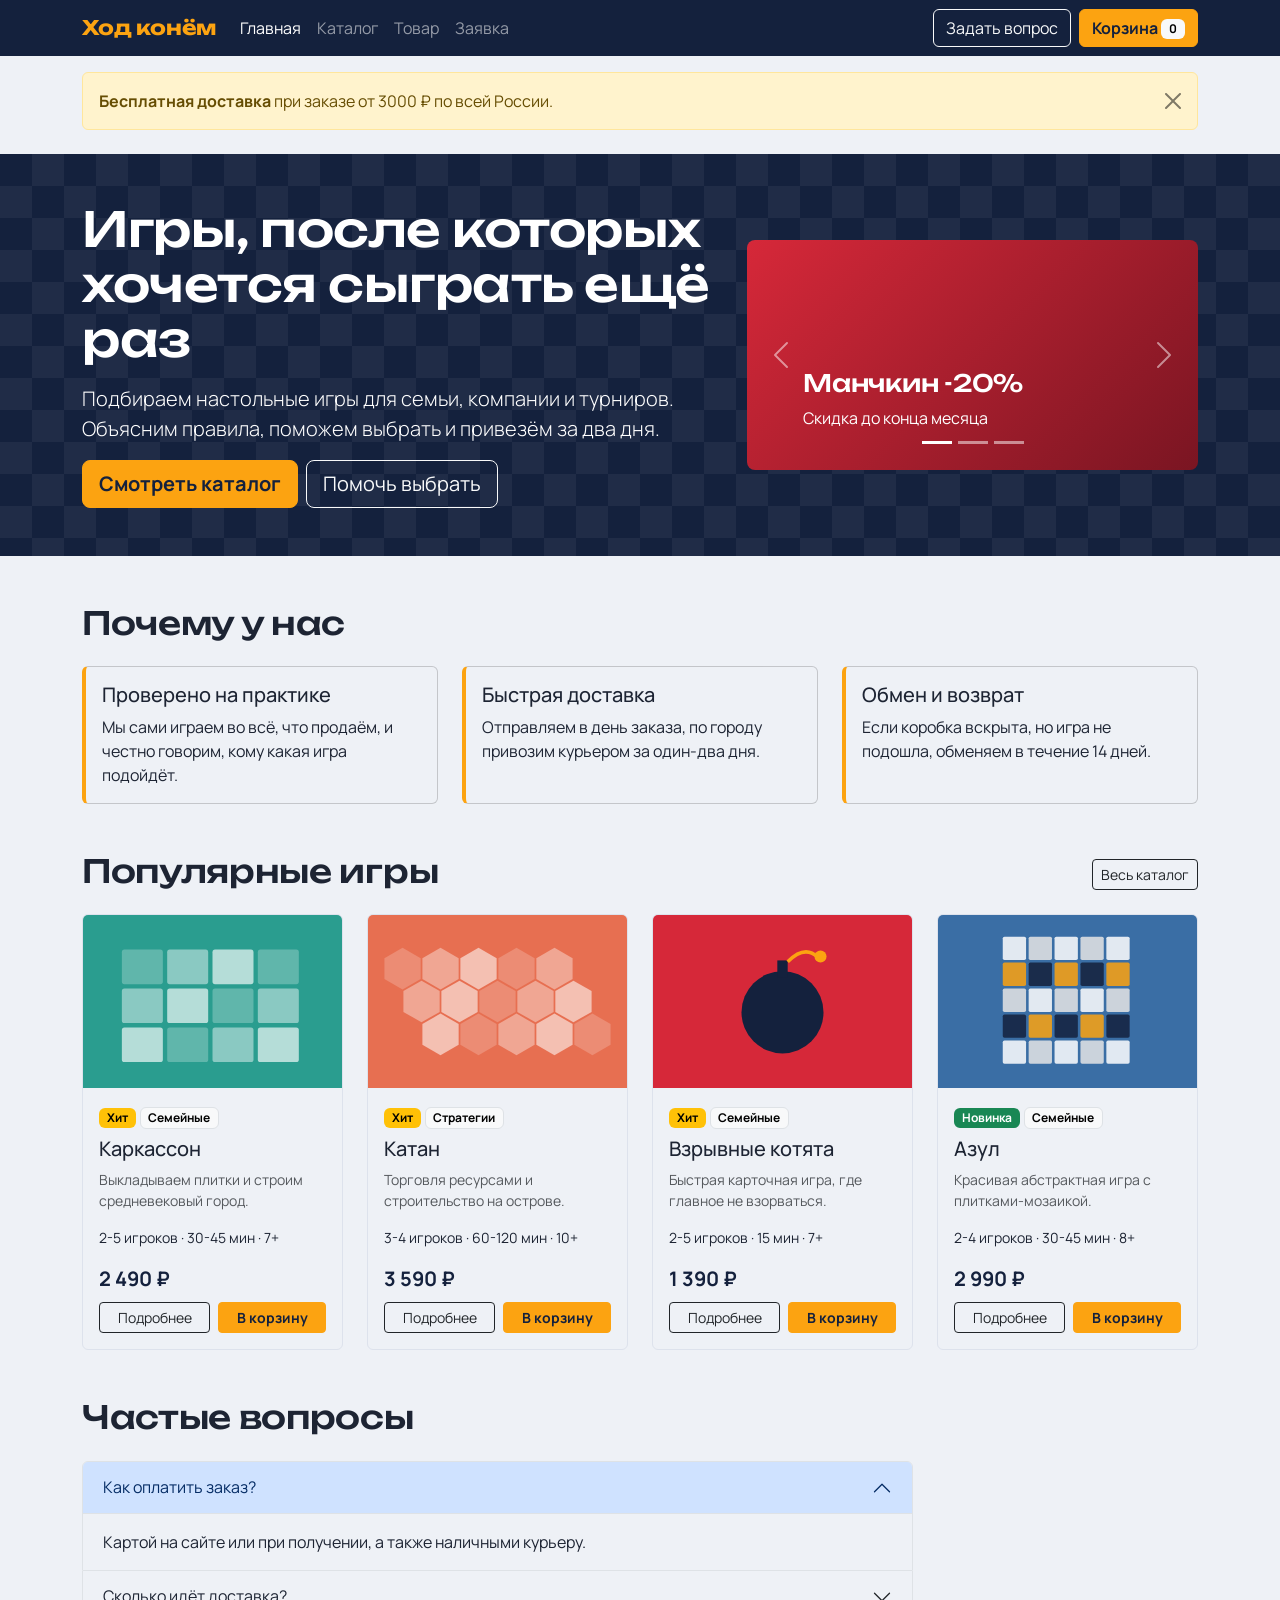
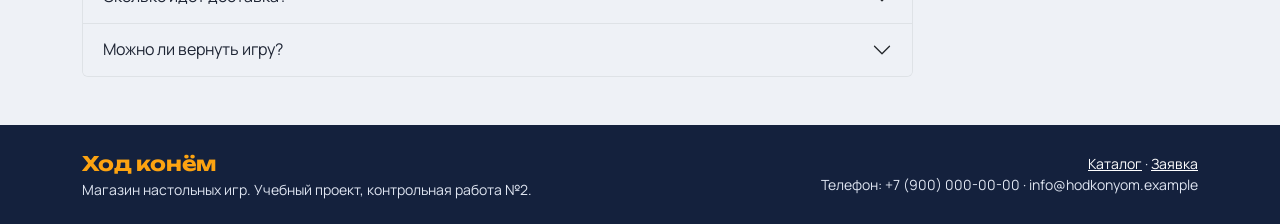
<file: index.html>
<!DOCTYPE html>
<html lang="ru">
<head>
  <meta charset="UTF-8">
  <meta name="viewport" content="width=device-width, initial-scale=1">
  <meta name="description" content="Магазин настольных игр: семейные, стратегии, вечеринки и классика.">
  <title>Ход конём - магазин настольных игр</title>
  <link rel="preconnect" href="https://fonts.googleapis.com">
  <link rel="preconnect" href="https://fonts.gstatic.com" crossorigin>
  <link href="https://fonts.googleapis.com/css2?family=Manrope:wght@400;500;700&family=Unbounded:wght@500;700&display=swap" rel="stylesheet">
  <!-- Bootstrap CSS (CDN). Если нужен локальный вариант: python use_local.py -->
  <link href="https://cdn.jsdelivr.net/npm/bootstrap@5.3.8/dist/css/bootstrap.min.css" rel="stylesheet">
  <!-- custom.css подключается ПОСЛЕ Bootstrap, чтобы переопределять его стили -->
  <link rel="stylesheet" href="css/custom.css">
</head>
<body>
<header>
  <nav class="navbar navbar-expand-lg navbar-dark bg-brand sticky-top">
    <div class="container">
      <a class="navbar-brand brand-logo" href="index.html">Ход конём</a>
      <button class="navbar-toggler" type="button" data-bs-toggle="collapse" data-bs-target="#mainNav" aria-controls="mainNav" aria-expanded="false" aria-label="Открыть меню">
        <span class="navbar-toggler-icon"></span>
      </button>
      <div class="collapse navbar-collapse" id="mainNav">
        <ul class="navbar-nav me-auto mb-2 mb-lg-0">
        <li class="nav-item"><a class="nav-link active" href="index.html" aria-current="page">Главная</a></li>
        <li class="nav-item"><a class="nav-link" href="catalog.html">Каталог</a></li>
        <li class="nav-item"><a class="nav-link" href="product.html">Товар</a></li>
        <li class="nav-item"><a class="nav-link" href="order.html">Заявка</a></li>
        </ul>
        <div class="d-flex flex-column flex-lg-row gap-2">
          <button type="button" class="btn btn-outline-light" data-bs-toggle="modal" data-bs-target="#askModal">Задать вопрос</button>
          <a class="btn btn-brand" href="order.html">Корзина <span class="badge text-bg-light" id="cartCount">0</span></a>
        </div>
      </div>
    </div>
  </nav>
</header>

<div class="container mt-3">
  <div class="alert alert-warning alert-dismissible fade show mb-0" role="alert">
    <strong>Бесплатная доставка</strong> при заказе от 3000 ₽ по всей России.
    <button type="button" class="btn-close" data-bs-dismiss="alert" aria-label="Закрыть"></button>
  </div>
</div>

<main>
<section class="hero my-4">
  <div class="container">
    <div class="row align-items-center g-4">
      <div class="col-12 col-lg-7">
        <h1 class="hero-title">Игры, после которых хочется сыграть ещё раз</h1>
        <p class="lead">Подбираем настольные игры для семьи, компании и турниров. Объясним правила, поможем выбрать и привезём за два дня.</p>
        <div class="d-grid gap-2 d-sm-flex">
          <a href="catalog.html" class="btn btn-brand btn-lg">Смотреть каталог</a>
          <button type="button" class="btn btn-outline-light btn-lg" data-bs-toggle="modal" data-bs-target="#askModal">Помочь выбрать</button>
        </div>
      </div>
      <div class="col-12 col-lg-5">
        <div id="promo" class="carousel slide promo" data-bs-ride="carousel" aria-label="Акции">
          <div class="carousel-indicators">
            <button type="button" data-bs-target="#promo" data-bs-slide-to="0" class="active" aria-current="true" aria-label="Слайд 1"></button>
            <button type="button" data-bs-target="#promo" data-bs-slide-to="1" aria-label="Слайд 2"></button>
            <button type="button" data-bs-target="#promo" data-bs-slide-to="2" aria-label="Слайд 3"></button>
          </div>
          <div class="carousel-inner rounded-3">
            <div class="carousel-item active promo-1"><div class="promo-text"><h2 class="h4">Манчкин -20%</h2><p class="mb-0">Скидка до конца месяца</p></div></div>
            <div class="carousel-item promo-2"><div class="promo-text"><h2 class="h4">Новинки осени</h2><p class="mb-0">Диксит и Азул уже на складе</p></div></div>
            <div class="carousel-item promo-3"><div class="promo-text"><h2 class="h4">Подарочная упаковка</h2><p class="mb-0">Бесплатно к любому заказу</p></div></div>
          </div>
          <button class="carousel-control-prev" type="button" data-bs-target="#promo" data-bs-slide="prev"><span class="carousel-control-prev-icon" aria-hidden="true"></span><span class="visually-hidden">Назад</span></button>
          <button class="carousel-control-next" type="button" data-bs-target="#promo" data-bs-slide="next"><span class="carousel-control-next-icon" aria-hidden="true"></span><span class="visually-hidden">Вперёд</span></button>
        </div>
      </div>
    </div>
  </div>
</section>

<section class="container my-5">
  <h2 class="section-title mb-4">Почему у нас</h2>
  <div class="row g-4">
    <div class="col-12 col-md-4"><div class="card h-100 advantage"><div class="card-body"><h3 class="h5">Проверено на практике</h3><p class="mb-0">Мы сами играем во всё, что продаём, и честно говорим, кому какая игра подойдёт.</p></div></div></div>
    <div class="col-12 col-md-4"><div class="card h-100 advantage"><div class="card-body"><h3 class="h5">Быстрая доставка</h3><p class="mb-0">Отправляем в день заказа, по городу привозим курьером за один-два дня.</p></div></div></div>
    <div class="col-12 col-md-4"><div class="card h-100 advantage"><div class="card-body"><h3 class="h5">Обмен и возврат</h3><p class="mb-0">Если коробка вскрыта, но игра не подошла, обменяем в течение 14 дней.</p></div></div></div>
  </div>
</section>

<section class="container my-5">
  <div class="d-flex justify-content-between align-items-end mb-4">
    <h2 class="section-title mb-0">Популярные игры</h2>
    <a href="catalog.html" class="btn btn-outline-dark btn-sm">Весь каталог</a>
  </div>
  <div class="row g-4">
      <div class="col-12 col-sm-6 col-lg-3 product-col" data-cat="Семейные" data-price="2490" data-name="каркассон">
        <article class="card h-100 product-card">
          <img src="images/p1.svg" class="card-img-top" alt="Коробка игры Каркассон" loading="lazy">
          <div class="card-body d-flex flex-column">
            <div class="mb-2"><span class="badge text-bg-warning me-1">Хит</span><span class="badge text-bg-light border">Семейные</span></div>
            <h3 class="h5 card-title">Каркассон</h3>
            <p class="card-text text-body-secondary small">Выкладываем плитки и строим средневековый город.</p>
            <p class="small mb-3">2-5 игроков · 30-45 мин · 7+</p>
            <div class="mt-auto">
              <div class="price mb-2">2 490 ₽</div>
              <div class="d-grid gap-2 d-sm-flex">
                <a class="btn btn-outline-dark btn-sm flex-fill" href="product.html?id=1">Подробнее</a>
                <button type="button" class="btn btn-brand btn-sm flex-fill js-add" data-id="1" data-title="Каркассон">В корзину</button>
              </div>
            </div>
          </div>
        </article>
      </div>
      <div class="col-12 col-sm-6 col-lg-3 product-col" data-cat="Стратегии" data-price="3590" data-name="катан">
        <article class="card h-100 product-card">
          <img src="images/p2.svg" class="card-img-top" alt="Коробка игры Катан" loading="lazy">
          <div class="card-body d-flex flex-column">
            <div class="mb-2"><span class="badge text-bg-warning me-1">Хит</span><span class="badge text-bg-light border">Стратегии</span></div>
            <h3 class="h5 card-title">Катан</h3>
            <p class="card-text text-body-secondary small">Торговля ресурсами и строительство на острове.</p>
            <p class="small mb-3">3-4 игроков · 60-120 мин · 10+</p>
            <div class="mt-auto">
              <div class="price mb-2">3 590 ₽</div>
              <div class="d-grid gap-2 d-sm-flex">
                <a class="btn btn-outline-dark btn-sm flex-fill" href="product.html?id=2">Подробнее</a>
                <button type="button" class="btn btn-brand btn-sm flex-fill js-add" data-id="2" data-title="Катан">В корзину</button>
              </div>
            </div>
          </div>
        </article>
      </div>
      <div class="col-12 col-sm-6 col-lg-3 product-col" data-cat="Семейные" data-price="1390" data-name="взрывные котята">
        <article class="card h-100 product-card">
          <img src="images/p7.svg" class="card-img-top" alt="Коробка игры Взрывные котята" loading="lazy">
          <div class="card-body d-flex flex-column">
            <div class="mb-2"><span class="badge text-bg-warning me-1">Хит</span><span class="badge text-bg-light border">Семейные</span></div>
            <h3 class="h5 card-title">Взрывные котята</h3>
            <p class="card-text text-body-secondary small">Быстрая карточная игра, где главное не взорваться.</p>
            <p class="small mb-3">2-5 игроков · 15 мин · 7+</p>
            <div class="mt-auto">
              <div class="price mb-2">1 390 ₽</div>
              <div class="d-grid gap-2 d-sm-flex">
                <a class="btn btn-outline-dark btn-sm flex-fill" href="product.html?id=7">Подробнее</a>
                <button type="button" class="btn btn-brand btn-sm flex-fill js-add" data-id="7" data-title="Взрывные котята">В корзину</button>
              </div>
            </div>
          </div>
        </article>
      </div>
      <div class="col-12 col-sm-6 col-lg-3 product-col" data-cat="Семейные" data-price="2990" data-name="азул">
        <article class="card h-100 product-card">
          <img src="images/p6.svg" class="card-img-top" alt="Коробка игры Азул" loading="lazy">
          <div class="card-body d-flex flex-column">
            <div class="mb-2"><span class="badge text-bg-success me-1">Новинка</span><span class="badge text-bg-light border">Семейные</span></div>
            <h3 class="h5 card-title">Азул</h3>
            <p class="card-text text-body-secondary small">Красивая абстрактная игра с плитками-мозаикой.</p>
            <p class="small mb-3">2-4 игроков · 30-45 мин · 8+</p>
            <div class="mt-auto">
              <div class="price mb-2">2 990 ₽</div>
              <div class="d-grid gap-2 d-sm-flex">
                <a class="btn btn-outline-dark btn-sm flex-fill" href="product.html?id=6">Подробнее</a>
                <button type="button" class="btn btn-brand btn-sm flex-fill js-add" data-id="6" data-title="Азул">В корзину</button>
              </div>
            </div>
          </div>
        </article>
      </div>
  </div>
</section>

<section class="container my-5">
  <h2 class="section-title mb-4">Частые вопросы</h2>
  <div class="row">
    <div class="col-12 col-lg-9">
      <div class="accordion" id="faq">
        <div class="accordion-item"><h3 class="accordion-header"><button class="accordion-button" type="button" data-bs-toggle="collapse" data-bs-target="#f1" aria-expanded="true" aria-controls="f1">Как оплатить заказ?</button></h3>
          <div id="f1" class="accordion-collapse collapse show" data-bs-parent="#faq"><div class="accordion-body">Картой на сайте или при получении, а также наличными курьеру.</div></div></div>
        <div class="accordion-item"><h3 class="accordion-header"><button class="accordion-button collapsed" type="button" data-bs-toggle="collapse" data-bs-target="#f2" aria-expanded="false" aria-controls="f2">Сколько идёт доставка?</button></h3>
          <div id="f2" class="accordion-collapse collapse" data-bs-parent="#faq"><div class="accordion-body">По городу один-два дня, по России от трёх до семи дней в зависимости от региона.</div></div></div>
        <div class="accordion-item"><h3 class="accordion-header"><button class="accordion-button collapsed" type="button" data-bs-toggle="collapse" data-bs-target="#f3" aria-expanded="false" aria-controls="f3">Можно ли вернуть игру?</button></h3>
          <div id="f3" class="accordion-collapse collapse" data-bs-parent="#faq"><div class="accordion-body">Да, в течение 14 дней, если сохранены комплектность и товарный вид.</div></div></div>
      </div>
    </div>
  </div>
</section>
</main>

<footer class="site-footer mt-5 py-4">
  <div class="container">
    <div class="row g-3 align-items-center">
      <div class="col-12 col-md-6">
        <span class="brand-logo">Ход конём</span>
        <p class="mb-0 small">Магазин настольных игр. Учебный проект, контрольная работа №2.</p>
      </div>
      <div class="col-12 col-md-6 text-md-end small">
        <a href="catalog.html">Каталог</a> · <a href="order.html">Заявка</a><br>
        Телефон: +7 (900) 000-00-00 · info@hodkonyom.example
      </div>
    </div>
  </div>
</footer>

<!-- Модальное окно "Задать вопрос" (есть на каждой странице) -->
<div class="modal fade" id="askModal" tabindex="-1" aria-labelledby="askModalLabel" aria-hidden="true">
  <div class="modal-dialog modal-dialog-centered">
    <div class="modal-content">
      <div class="modal-header">
        <h2 class="modal-title fs-5" id="askModalLabel">Задать вопрос продавцу</h2>
        <button type="button" class="btn-close" data-bs-dismiss="modal" aria-label="Закрыть"></button>
      </div>
      <form id="askForm" novalidate>
        <div class="modal-body">
          <div class="alert alert-success d-none" id="askOk" role="alert">Спасибо! Мы ответим в течение рабочего дня.</div>
          <div class="mb-3">
            <label for="askName" class="form-label">Ваше имя</label>
            <input type="text" class="form-control" id="askName" name="name" required>
            <div class="invalid-feedback">Введите имя.</div>
          </div>
          <div class="mb-3">
            <label for="askEmail" class="form-label">E-mail</label>
            <input type="email" class="form-control" id="askEmail" name="email" required>
            <div class="invalid-feedback">Введите корректный e-mail.</div>
          </div>
          <div class="mb-0">
            <label for="askText" class="form-label">Вопрос</label>
            <textarea class="form-control" id="askText" name="question" rows="3" required></textarea>
            <div class="invalid-feedback">Напишите вопрос.</div>
          </div>
        </div>
        <div class="modal-footer">
          <button type="button" class="btn btn-outline-secondary" data-bs-dismiss="modal">Закрыть</button>
          <button type="submit" class="btn btn-brand">Отправить</button>
        </div>
      </form>
    </div>
  </div>
</div>

<!-- Toast: уведомление о добавлении в корзину -->
<div class="toast-container position-fixed bottom-0 end-0 p-3">
  <div id="cartToast" class="toast align-items-center text-bg-dark border-0" role="status" aria-live="polite" aria-atomic="true">
    <div class="d-flex">
      <div class="toast-body" id="cartToastText">Товар добавлен в корзину</div>
      <button type="button" class="btn-close btn-close-white me-2 m-auto" data-bs-dismiss="toast" aria-label="Закрыть"></button>
    </div>
  </div>
</div>
<script src="https://cdn.jsdelivr.net/npm/bootstrap@5.3.8/dist/js/bootstrap.bundle.min.js"></script>
<script src="js/main.js"></script>
</body>
</html>
</file>
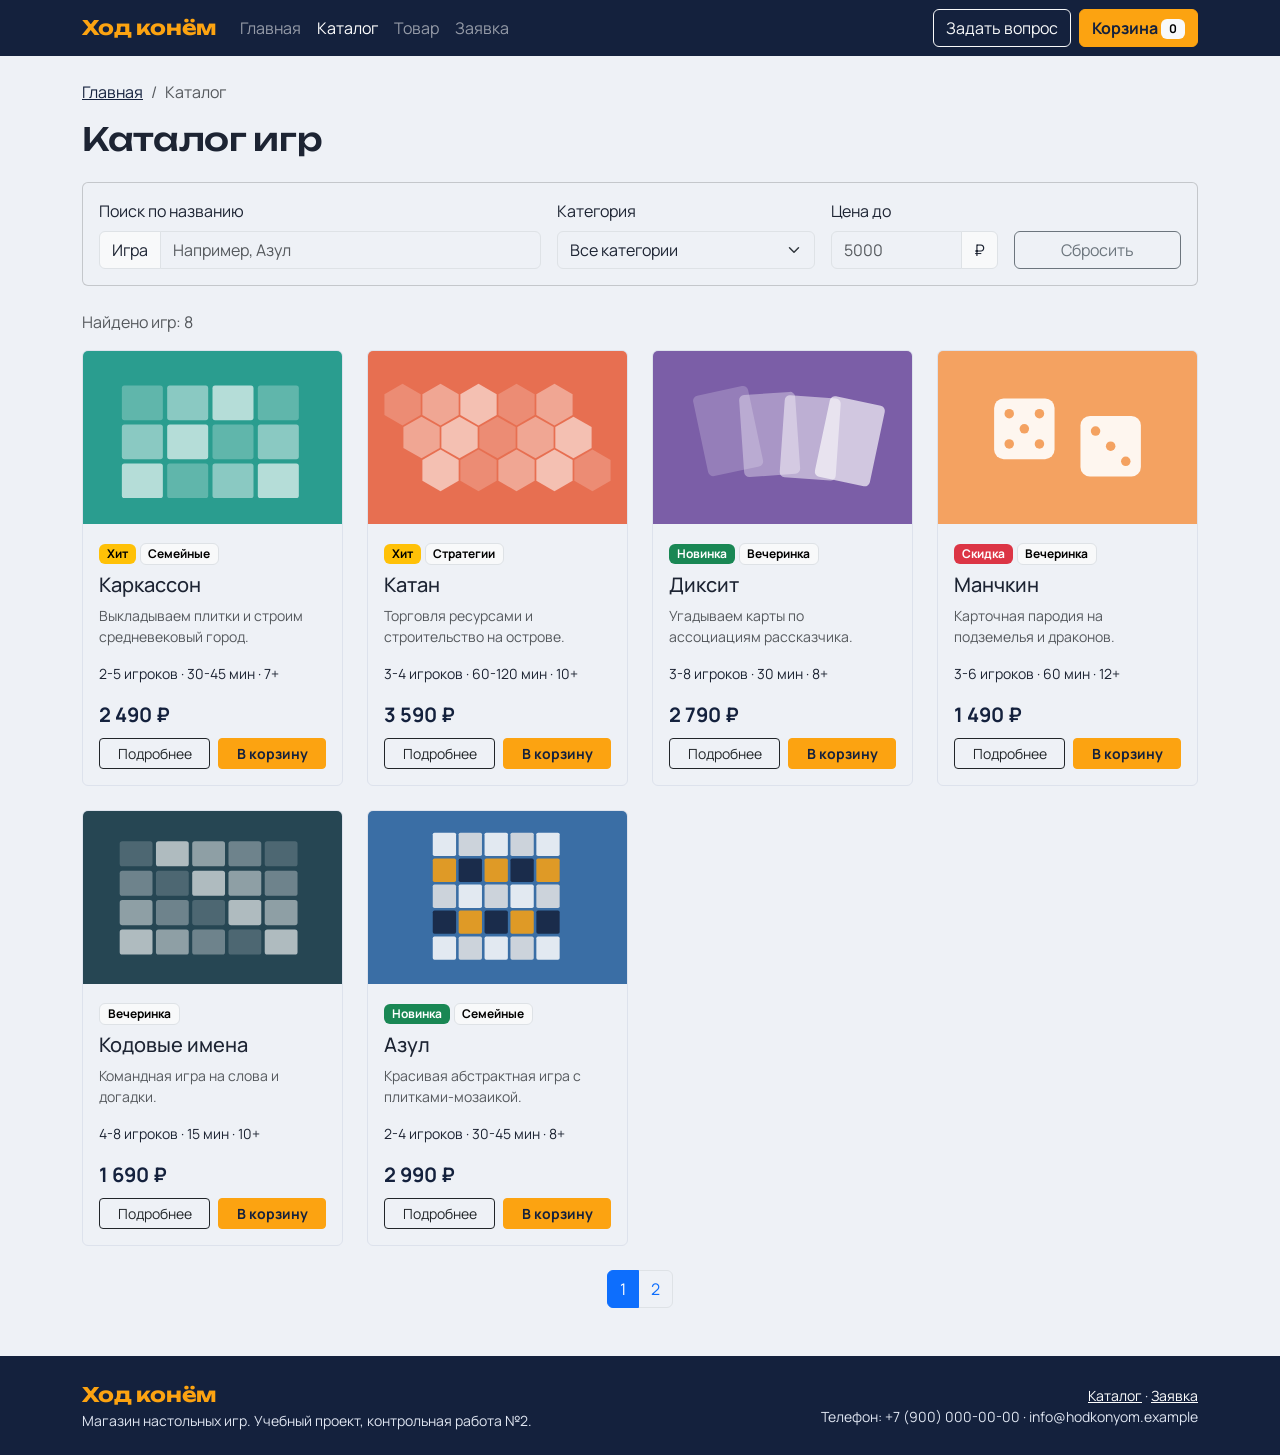
<file: catalog.html>
<!DOCTYPE html>
<html lang="ru">
<head>
  <meta charset="UTF-8">
  <meta name="viewport" content="width=device-width, initial-scale=1">
  <meta name="description" content="Каталог настольных игр с фильтром по категории и цене.">
  <title>Каталог - Ход конём</title>
  <link rel="preconnect" href="https://fonts.googleapis.com">
  <link rel="preconnect" href="https://fonts.gstatic.com" crossorigin>
  <link href="https://fonts.googleapis.com/css2?family=Manrope:wght@400;500;700&family=Unbounded:wght@500;700&display=swap" rel="stylesheet">
  <!-- Bootstrap CSS (CDN). Если нужен локальный вариант: python use_local.py -->
  <link href="https://cdn.jsdelivr.net/npm/bootstrap@5.3.8/dist/css/bootstrap.min.css" rel="stylesheet">
  <!-- custom.css подключается ПОСЛЕ Bootstrap, чтобы переопределять его стили -->
  <link rel="stylesheet" href="css/custom.css">
</head>
<body>
<header>
  <nav class="navbar navbar-expand-lg navbar-dark bg-brand sticky-top">
    <div class="container">
      <a class="navbar-brand brand-logo" href="index.html">Ход конём</a>
      <button class="navbar-toggler" type="button" data-bs-toggle="collapse" data-bs-target="#mainNav" aria-controls="mainNav" aria-expanded="false" aria-label="Открыть меню">
        <span class="navbar-toggler-icon"></span>
      </button>
      <div class="collapse navbar-collapse" id="mainNav">
        <ul class="navbar-nav me-auto mb-2 mb-lg-0">
        <li class="nav-item"><a class="nav-link" href="index.html">Главная</a></li>
        <li class="nav-item"><a class="nav-link active" href="catalog.html" aria-current="page">Каталог</a></li>
        <li class="nav-item"><a class="nav-link" href="product.html">Товар</a></li>
        <li class="nav-item"><a class="nav-link" href="order.html">Заявка</a></li>
        </ul>
        <div class="d-flex flex-column flex-lg-row gap-2">
          <button type="button" class="btn btn-outline-light" data-bs-toggle="modal" data-bs-target="#askModal">Задать вопрос</button>
          <a class="btn btn-brand" href="order.html">Корзина <span class="badge text-bg-light" id="cartCount">0</span></a>
        </div>
      </div>
    </div>
  </nav>
</header>

<main class="container my-4">
  <nav aria-label="breadcrumb"><ol class="breadcrumb"><li class="breadcrumb-item"><a href="index.html">Главная</a></li><li class="breadcrumb-item active" aria-current="page">Каталог</li></ol></nav>
  <h1 class="section-title mb-4">Каталог игр</h1>

  <form class="filters card card-body mb-4" id="filters" aria-label="Фильтры каталога">
    <div class="row g-3 align-items-end">
      <div class="col-12 col-md-5">
        <label for="fSearch" class="form-label">Поиск по названию</label>
        <div class="input-group">
          <span class="input-group-text" id="s-addon">Игра</span>
          <input type="search" class="form-control" id="fSearch" name="search" placeholder="Например, Азул" aria-describedby="s-addon">
        </div>
      </div>
      <div class="col-12 col-sm-6 col-md-3">
        <label for="fCat" class="form-label">Категория</label>
        <select class="form-select" id="fCat" name="category">
          <option value="">Все категории</option>
          <option>Семейные</option><option>Стратегии</option><option>Вечеринка</option><option>Классика</option>
        </select>
      </div>
      <div class="col-12 col-sm-6 col-md-2">
        <label for="fMax" class="form-label">Цена до</label>
        <div class="input-group">
          <input type="number" class="form-control" id="fMax" name="max" min="0" step="100" placeholder="5000">
          <span class="input-group-text">₽</span>
        </div>
      </div>
      <div class="col-12 col-md-2 d-grid"><button type="reset" class="btn btn-outline-secondary" id="fReset">Сбросить</button></div>
    </div>
  </form>

  <div class="alert alert-info d-none" id="emptyAlert" role="alert">По вашему запросу ничего не нашлось. Попробуйте изменить фильтры.</div>
  <p class="text-body-secondary" id="resultCount" aria-live="polite"></p>

  <div class="row g-4" id="productRow">
      <div class="col-12 col-sm-6 col-lg-4 col-xl-3 product-col" data-cat="Семейные" data-price="2490" data-name="каркассон">
        <article class="card h-100 product-card">
          <img src="images/p1.svg" class="card-img-top" alt="Коробка игры Каркассон" loading="lazy">
          <div class="card-body d-flex flex-column">
            <div class="mb-2"><span class="badge text-bg-warning me-1">Хит</span><span class="badge text-bg-light border">Семейные</span></div>
            <h3 class="h5 card-title">Каркассон</h3>
            <p class="card-text text-body-secondary small">Выкладываем плитки и строим средневековый город.</p>
            <p class="small mb-3">2-5 игроков · 30-45 мин · 7+</p>
            <div class="mt-auto">
              <div class="price mb-2">2 490 ₽</div>
              <div class="d-grid gap-2 d-sm-flex">
                <a class="btn btn-outline-dark btn-sm flex-fill" href="product.html?id=1">Подробнее</a>
                <button type="button" class="btn btn-brand btn-sm flex-fill js-add" data-id="1" data-title="Каркассон">В корзину</button>
              </div>
            </div>
          </div>
        </article>
      </div>
      <div class="col-12 col-sm-6 col-lg-4 col-xl-3 product-col" data-cat="Стратегии" data-price="3590" data-name="катан">
        <article class="card h-100 product-card">
          <img src="images/p2.svg" class="card-img-top" alt="Коробка игры Катан" loading="lazy">
          <div class="card-body d-flex flex-column">
            <div class="mb-2"><span class="badge text-bg-warning me-1">Хит</span><span class="badge text-bg-light border">Стратегии</span></div>
            <h3 class="h5 card-title">Катан</h3>
            <p class="card-text text-body-secondary small">Торговля ресурсами и строительство на острове.</p>
            <p class="small mb-3">3-4 игроков · 60-120 мин · 10+</p>
            <div class="mt-auto">
              <div class="price mb-2">3 590 ₽</div>
              <div class="d-grid gap-2 d-sm-flex">
                <a class="btn btn-outline-dark btn-sm flex-fill" href="product.html?id=2">Подробнее</a>
                <button type="button" class="btn btn-brand btn-sm flex-fill js-add" data-id="2" data-title="Катан">В корзину</button>
              </div>
            </div>
          </div>
        </article>
      </div>
      <div class="col-12 col-sm-6 col-lg-4 col-xl-3 product-col" data-cat="Вечеринка" data-price="2790" data-name="диксит">
        <article class="card h-100 product-card">
          <img src="images/p3.svg" class="card-img-top" alt="Коробка игры Диксит" loading="lazy">
          <div class="card-body d-flex flex-column">
            <div class="mb-2"><span class="badge text-bg-success me-1">Новинка</span><span class="badge text-bg-light border">Вечеринка</span></div>
            <h3 class="h5 card-title">Диксит</h3>
            <p class="card-text text-body-secondary small">Угадываем карты по ассоциациям рассказчика.</p>
            <p class="small mb-3">3-8 игроков · 30 мин · 8+</p>
            <div class="mt-auto">
              <div class="price mb-2">2 790 ₽</div>
              <div class="d-grid gap-2 d-sm-flex">
                <a class="btn btn-outline-dark btn-sm flex-fill" href="product.html?id=3">Подробнее</a>
                <button type="button" class="btn btn-brand btn-sm flex-fill js-add" data-id="3" data-title="Диксит">В корзину</button>
              </div>
            </div>
          </div>
        </article>
      </div>
      <div class="col-12 col-sm-6 col-lg-4 col-xl-3 product-col" data-cat="Вечеринка" data-price="1490" data-name="манчкин">
        <article class="card h-100 product-card">
          <img src="images/p4.svg" class="card-img-top" alt="Коробка игры Манчкин" loading="lazy">
          <div class="card-body d-flex flex-column">
            <div class="mb-2"><span class="badge text-bg-danger me-1">Скидка</span><span class="badge text-bg-light border">Вечеринка</span></div>
            <h3 class="h5 card-title">Манчкин</h3>
            <p class="card-text text-body-secondary small">Карточная пародия на подземелья и драконов.</p>
            <p class="small mb-3">3-6 игроков · 60 мин · 12+</p>
            <div class="mt-auto">
              <div class="price mb-2">1 490 ₽</div>
              <div class="d-grid gap-2 d-sm-flex">
                <a class="btn btn-outline-dark btn-sm flex-fill" href="product.html?id=4">Подробнее</a>
                <button type="button" class="btn btn-brand btn-sm flex-fill js-add" data-id="4" data-title="Манчкин">В корзину</button>
              </div>
            </div>
          </div>
        </article>
      </div>
      <div class="col-12 col-sm-6 col-lg-4 col-xl-3 product-col" data-cat="Вечеринка" data-price="1690" data-name="кодовые имена">
        <article class="card h-100 product-card">
          <img src="images/p5.svg" class="card-img-top" alt="Коробка игры Кодовые имена" loading="lazy">
          <div class="card-body d-flex flex-column">
            <div class="mb-2"><span class="badge text-bg-light border">Вечеринка</span></div>
            <h3 class="h5 card-title">Кодовые имена</h3>
            <p class="card-text text-body-secondary small">Командная игра на слова и догадки.</p>
            <p class="small mb-3">4-8 игроков · 15 мин · 10+</p>
            <div class="mt-auto">
              <div class="price mb-2">1 690 ₽</div>
              <div class="d-grid gap-2 d-sm-flex">
                <a class="btn btn-outline-dark btn-sm flex-fill" href="product.html?id=5">Подробнее</a>
                <button type="button" class="btn btn-brand btn-sm flex-fill js-add" data-id="5" data-title="Кодовые имена">В корзину</button>
              </div>
            </div>
          </div>
        </article>
      </div>
      <div class="col-12 col-sm-6 col-lg-4 col-xl-3 product-col" data-cat="Семейные" data-price="2990" data-name="азул">
        <article class="card h-100 product-card">
          <img src="images/p6.svg" class="card-img-top" alt="Коробка игры Азул" loading="lazy">
          <div class="card-body d-flex flex-column">
            <div class="mb-2"><span class="badge text-bg-success me-1">Новинка</span><span class="badge text-bg-light border">Семейные</span></div>
            <h3 class="h5 card-title">Азул</h3>
            <p class="card-text text-body-secondary small">Красивая абстрактная игра с плитками-мозаикой.</p>
            <p class="small mb-3">2-4 игроков · 30-45 мин · 8+</p>
            <div class="mt-auto">
              <div class="price mb-2">2 990 ₽</div>
              <div class="d-grid gap-2 d-sm-flex">
                <a class="btn btn-outline-dark btn-sm flex-fill" href="product.html?id=6">Подробнее</a>
                <button type="button" class="btn btn-brand btn-sm flex-fill js-add" data-id="6" data-title="Азул">В корзину</button>
              </div>
            </div>
          </div>
        </article>
      </div>
      <div class="col-12 col-sm-6 col-lg-4 col-xl-3 product-col" data-cat="Семейные" data-price="1390" data-name="взрывные котята">
        <article class="card h-100 product-card">
          <img src="images/p7.svg" class="card-img-top" alt="Коробка игры Взрывные котята" loading="lazy">
          <div class="card-body d-flex flex-column">
            <div class="mb-2"><span class="badge text-bg-warning me-1">Хит</span><span class="badge text-bg-light border">Семейные</span></div>
            <h3 class="h5 card-title">Взрывные котята</h3>
            <p class="card-text text-body-secondary small">Быстрая карточная игра, где главное не взорваться.</p>
            <p class="small mb-3">2-5 игроков · 15 мин · 7+</p>
            <div class="mt-auto">
              <div class="price mb-2">1 390 ₽</div>
              <div class="d-grid gap-2 d-sm-flex">
                <a class="btn btn-outline-dark btn-sm flex-fill" href="product.html?id=7">Подробнее</a>
                <button type="button" class="btn btn-brand btn-sm flex-fill js-add" data-id="7" data-title="Взрывные котята">В корзину</button>
              </div>
            </div>
          </div>
        </article>
      </div>
      <div class="col-12 col-sm-6 col-lg-4 col-xl-3 product-col" data-cat="Классика" data-price="4900" data-name="шахматы деревянные">
        <article class="card h-100 product-card">
          <img src="images/p8.svg" class="card-img-top" alt="Коробка игры Шахматы деревянные" loading="lazy">
          <div class="card-body d-flex flex-column">
            <div class="mb-2"><span class="badge text-bg-light border">Классика</span></div>
            <h3 class="h5 card-title">Шахматы деревянные</h3>
            <p class="card-text text-body-secondary small">Складная доска и фигуры из дерева.</p>
            <p class="small mb-3">2 игроков · 30-90 мин · 6+</p>
            <div class="mt-auto">
              <div class="price mb-2">4 900 ₽</div>
              <div class="d-grid gap-2 d-sm-flex">
                <a class="btn btn-outline-dark btn-sm flex-fill" href="product.html?id=8">Подробнее</a>
                <button type="button" class="btn btn-brand btn-sm flex-fill js-add" data-id="8" data-title="Шахматы деревянные">В корзину</button>
              </div>
            </div>
          </div>
        </article>
      </div>
  </div>

  <nav class="mt-4" aria-label="Страницы каталога">
    <ul class="pagination justify-content-center" id="pager"></ul>
  </nav>
</main>

<footer class="site-footer mt-5 py-4">
  <div class="container">
    <div class="row g-3 align-items-center">
      <div class="col-12 col-md-6">
        <span class="brand-logo">Ход конём</span>
        <p class="mb-0 small">Магазин настольных игр. Учебный проект, контрольная работа №2.</p>
      </div>
      <div class="col-12 col-md-6 text-md-end small">
        <a href="catalog.html">Каталог</a> · <a href="order.html">Заявка</a><br>
        Телефон: +7 (900) 000-00-00 · info@hodkonyom.example
      </div>
    </div>
  </div>
</footer>

<!-- Модальное окно "Задать вопрос" (есть на каждой странице) -->
<div class="modal fade" id="askModal" tabindex="-1" aria-labelledby="askModalLabel" aria-hidden="true">
  <div class="modal-dialog modal-dialog-centered">
    <div class="modal-content">
      <div class="modal-header">
        <h2 class="modal-title fs-5" id="askModalLabel">Задать вопрос продавцу</h2>
        <button type="button" class="btn-close" data-bs-dismiss="modal" aria-label="Закрыть"></button>
      </div>
      <form id="askForm" novalidate>
        <div class="modal-body">
          <div class="alert alert-success d-none" id="askOk" role="alert">Спасибо! Мы ответим в течение рабочего дня.</div>
          <div class="mb-3">
            <label for="askName" class="form-label">Ваше имя</label>
            <input type="text" class="form-control" id="askName" name="name" required>
            <div class="invalid-feedback">Введите имя.</div>
          </div>
          <div class="mb-3">
            <label for="askEmail" class="form-label">E-mail</label>
            <input type="email" class="form-control" id="askEmail" name="email" required>
            <div class="invalid-feedback">Введите корректный e-mail.</div>
          </div>
          <div class="mb-0">
            <label for="askText" class="form-label">Вопрос</label>
            <textarea class="form-control" id="askText" name="question" rows="3" required></textarea>
            <div class="invalid-feedback">Напишите вопрос.</div>
          </div>
        </div>
        <div class="modal-footer">
          <button type="button" class="btn btn-outline-secondary" data-bs-dismiss="modal">Закрыть</button>
          <button type="submit" class="btn btn-brand">Отправить</button>
        </div>
      </form>
    </div>
  </div>
</div>

<!-- Toast: уведомление о добавлении в корзину -->
<div class="toast-container position-fixed bottom-0 end-0 p-3">
  <div id="cartToast" class="toast align-items-center text-bg-dark border-0" role="status" aria-live="polite" aria-atomic="true">
    <div class="d-flex">
      <div class="toast-body" id="cartToastText">Товар добавлен в корзину</div>
      <button type="button" class="btn-close btn-close-white me-2 m-auto" data-bs-dismiss="toast" aria-label="Закрыть"></button>
    </div>
  </div>
</div>
<script src="https://cdn.jsdelivr.net/npm/bootstrap@5.3.8/dist/js/bootstrap.bundle.min.js"></script>
<script src="js/main.js"></script>
<script src="js/products.js"></script>
<script src="js/catalog.js"></script>
</body>
</html>
</file>
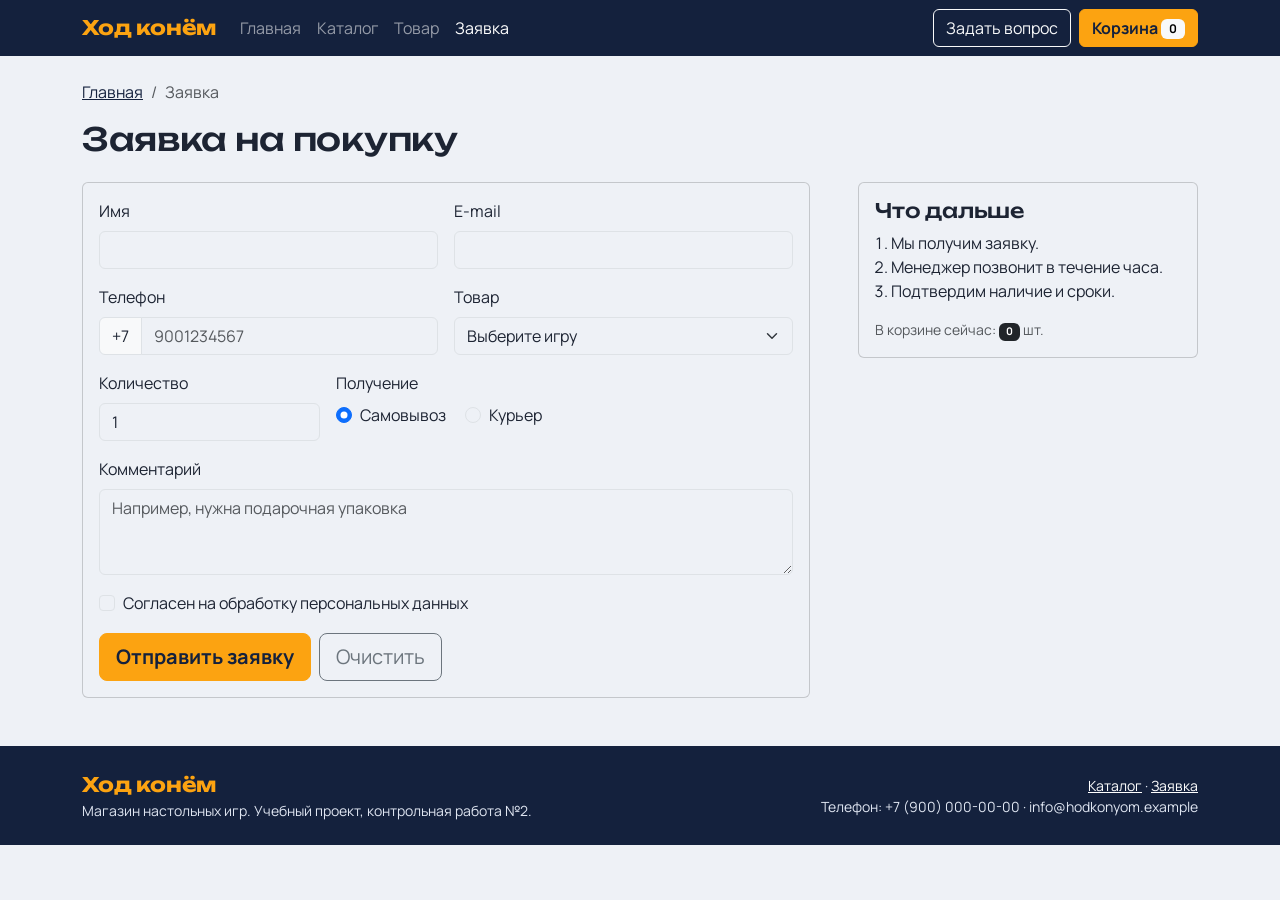
<file: order.html>
<!DOCTYPE html>
<html lang="ru">
<head>
  <meta charset="UTF-8">
  <meta name="viewport" content="width=device-width, initial-scale=1">
  <meta name="description" content="Форма заявки на покупку настольной игры.">
  <title>Заявка - Ход конём</title>
  <link rel="preconnect" href="https://fonts.googleapis.com">
  <link rel="preconnect" href="https://fonts.gstatic.com" crossorigin>
  <link href="https://fonts.googleapis.com/css2?family=Manrope:wght@400;500;700&family=Unbounded:wght@500;700&display=swap" rel="stylesheet">
  <!-- Bootstrap CSS (CDN). Если нужен локальный вариант: python use_local.py -->
  <link href="https://cdn.jsdelivr.net/npm/bootstrap@5.3.8/dist/css/bootstrap.min.css" rel="stylesheet">
  <!-- custom.css подключается ПОСЛЕ Bootstrap, чтобы переопределять его стили -->
  <link rel="stylesheet" href="css/custom.css">
</head>
<body>
<header>
  <nav class="navbar navbar-expand-lg navbar-dark bg-brand sticky-top">
    <div class="container">
      <a class="navbar-brand brand-logo" href="index.html">Ход конём</a>
      <button class="navbar-toggler" type="button" data-bs-toggle="collapse" data-bs-target="#mainNav" aria-controls="mainNav" aria-expanded="false" aria-label="Открыть меню">
        <span class="navbar-toggler-icon"></span>
      </button>
      <div class="collapse navbar-collapse" id="mainNav">
        <ul class="navbar-nav me-auto mb-2 mb-lg-0">
        <li class="nav-item"><a class="nav-link" href="index.html">Главная</a></li>
        <li class="nav-item"><a class="nav-link" href="catalog.html">Каталог</a></li>
        <li class="nav-item"><a class="nav-link" href="product.html">Товар</a></li>
        <li class="nav-item"><a class="nav-link active" href="order.html" aria-current="page">Заявка</a></li>
        </ul>
        <div class="d-flex flex-column flex-lg-row gap-2">
          <button type="button" class="btn btn-outline-light" data-bs-toggle="modal" data-bs-target="#askModal">Задать вопрос</button>
          <a class="btn btn-brand" href="order.html">Корзина <span class="badge text-bg-light" id="cartCount">0</span></a>
        </div>
      </div>
    </div>
  </nav>
</header>

<main class="container my-4">
  <nav aria-label="breadcrumb"><ol class="breadcrumb"><li class="breadcrumb-item"><a href="index.html">Главная</a></li><li class="breadcrumb-item active" aria-current="page">Заявка</li></ol></nav>
  <h1 class="section-title mb-4">Заявка на покупку</h1>
  <div class="row g-4 g-lg-5">
    <div class="col-12 col-lg-8">
      <div class="alert alert-success d-none" id="orderOk" role="alert" tabindex="-1"></div>
      <form id="orderForm" class="card card-body" novalidate>
        <div class="row g-3">
          <div class="col-12 col-md-6">
            <label for="oName" class="form-label">Имя</label>
            <input type="text" class="form-control" id="oName" name="name" autocomplete="name" required>
            <div class="invalid-feedback">Введите имя.</div>
          </div>
          <div class="col-12 col-md-6">
            <label for="oEmail" class="form-label">E-mail</label>
            <input type="email" class="form-control" id="oEmail" name="email" autocomplete="email" required>
            <div class="invalid-feedback">Введите корректный e-mail.</div>
          </div>
          <div class="col-12 col-md-6">
            <label for="oPhone" class="form-label">Телефон</label>
            <div class="input-group has-validation">
              <span class="input-group-text">+7</span>
              <input type="tel" class="form-control" id="oPhone" name="phone" autocomplete="tel-national" placeholder="9001234567" pattern="[0-9]{10}" required>
              <div class="invalid-feedback">Введите 10 цифр без пробелов.</div>
            </div>
          </div>
          <div class="col-12 col-md-6">
            <label for="oProduct" class="form-label">Товар</label>
            <select class="form-select" id="oProduct" name="product" required>
              <option value="" selected disabled>Выберите игру</option>
              <option value="1">Каркассон - 2 490 ₽</option><option value="2">Катан - 3 590 ₽</option><option value="3">Диксит - 2 790 ₽</option><option value="4">Манчкин - 1 490 ₽</option><option value="5">Кодовые имена - 1 690 ₽</option><option value="6">Азул - 2 990 ₽</option><option value="7">Взрывные котята - 1 390 ₽</option><option value="8">Шахматы деревянные - 4 900 ₽</option>
              <option value="other">Другое (подберите мне игру)</option>
            </select>
            <div class="invalid-feedback">Выберите товар или тему заявки.</div>
          </div>
          <div class="col-12 col-md-4">
            <label for="oQty" class="form-label">Количество</label>
            <input type="number" class="form-control" id="oQty" name="qty" value="1" min="1" max="10" required>
            <div class="invalid-feedback">От 1 до 10.</div>
          </div>
          <div class="col-12 col-md-8">
            <span class="form-label d-block">Получение</span>
            <div class="form-check form-check-inline"><input class="form-check-input" type="radio" name="delivery" id="dPick" value="pickup" checked><label class="form-check-label" for="dPick">Самовывоз</label></div>
            <div class="form-check form-check-inline"><input class="form-check-input" type="radio" name="delivery" id="dCourier" value="courier"><label class="form-check-label" for="dCourier">Курьер</label></div>
          </div>
          <div class="col-12">
            <label for="oComment" class="form-label">Комментарий</label>
            <textarea class="form-control" id="oComment" name="comment" rows="3" placeholder="Например, нужна подарочная упаковка"></textarea>
          </div>
          <div class="col-12">
            <div class="form-check">
              <input class="form-check-input" type="checkbox" id="oAgree" name="agree" required>
              <label class="form-check-label" for="oAgree">Согласен на обработку персональных данных</label>
              <div class="invalid-feedback">Без согласия заявку отправить нельзя.</div>
            </div>
          </div>
          <div class="col-12 d-grid gap-2 d-sm-flex">
            <button type="submit" class="btn btn-brand btn-lg">Отправить заявку</button>
            <button type="reset" class="btn btn-outline-secondary btn-lg">Очистить</button>
          </div>
        </div>
      </form>
    </div>
    <aside class="col-12 col-lg-4">
      <div class="card">
        <div class="card-body">
          <h2 class="h5">Что дальше</h2>
          <ol class="ps-3 mb-3"><li>Мы получим заявку.</li><li>Менеджер позвонит в течение часа.</li><li>Подтвердим наличие и сроки.</li></ol>
          <p class="mb-0 small text-body-secondary">В корзине сейчас: <span class="badge text-bg-dark" id="cartCount2">0</span> шт.</p>
        </div>
      </div>
    </aside>
  </div>
</main>

<footer class="site-footer mt-5 py-4">
  <div class="container">
    <div class="row g-3 align-items-center">
      <div class="col-12 col-md-6">
        <span class="brand-logo">Ход конём</span>
        <p class="mb-0 small">Магазин настольных игр. Учебный проект, контрольная работа №2.</p>
      </div>
      <div class="col-12 col-md-6 text-md-end small">
        <a href="catalog.html">Каталог</a> · <a href="order.html">Заявка</a><br>
        Телефон: +7 (900) 000-00-00 · info@hodkonyom.example
      </div>
    </div>
  </div>
</footer>

<!-- Модальное окно "Задать вопрос" (есть на каждой странице) -->
<div class="modal fade" id="askModal" tabindex="-1" aria-labelledby="askModalLabel" aria-hidden="true">
  <div class="modal-dialog modal-dialog-centered">
    <div class="modal-content">
      <div class="modal-header">
        <h2 class="modal-title fs-5" id="askModalLabel">Задать вопрос продавцу</h2>
        <button type="button" class="btn-close" data-bs-dismiss="modal" aria-label="Закрыть"></button>
      </div>
      <form id="askForm" novalidate>
        <div class="modal-body">
          <div class="alert alert-success d-none" id="askOk" role="alert">Спасибо! Мы ответим в течение рабочего дня.</div>
          <div class="mb-3">
            <label for="askName" class="form-label">Ваше имя</label>
            <input type="text" class="form-control" id="askName" name="name" required>
            <div class="invalid-feedback">Введите имя.</div>
          </div>
          <div class="mb-3">
            <label for="askEmail" class="form-label">E-mail</label>
            <input type="email" class="form-control" id="askEmail" name="email" required>
            <div class="invalid-feedback">Введите корректный e-mail.</div>
          </div>
          <div class="mb-0">
            <label for="askText" class="form-label">Вопрос</label>
            <textarea class="form-control" id="askText" name="question" rows="3" required></textarea>
            <div class="invalid-feedback">Напишите вопрос.</div>
          </div>
        </div>
        <div class="modal-footer">
          <button type="button" class="btn btn-outline-secondary" data-bs-dismiss="modal">Закрыть</button>
          <button type="submit" class="btn btn-brand">Отправить</button>
        </div>
      </form>
    </div>
  </div>
</div>

<!-- Toast: уведомление о добавлении в корзину -->
<div class="toast-container position-fixed bottom-0 end-0 p-3">
  <div id="cartToast" class="toast align-items-center text-bg-dark border-0" role="status" aria-live="polite" aria-atomic="true">
    <div class="d-flex">
      <div class="toast-body" id="cartToastText">Товар добавлен в корзину</div>
      <button type="button" class="btn-close btn-close-white me-2 m-auto" data-bs-dismiss="toast" aria-label="Закрыть"></button>
    </div>
  </div>
</div>
<script src="https://cdn.jsdelivr.net/npm/bootstrap@5.3.8/dist/js/bootstrap.bundle.min.js"></script>
<script src="js/main.js"></script>
<script src="js/products.js"></script>
<script src="js/order.js"></script>
</body>
</html>
</file>
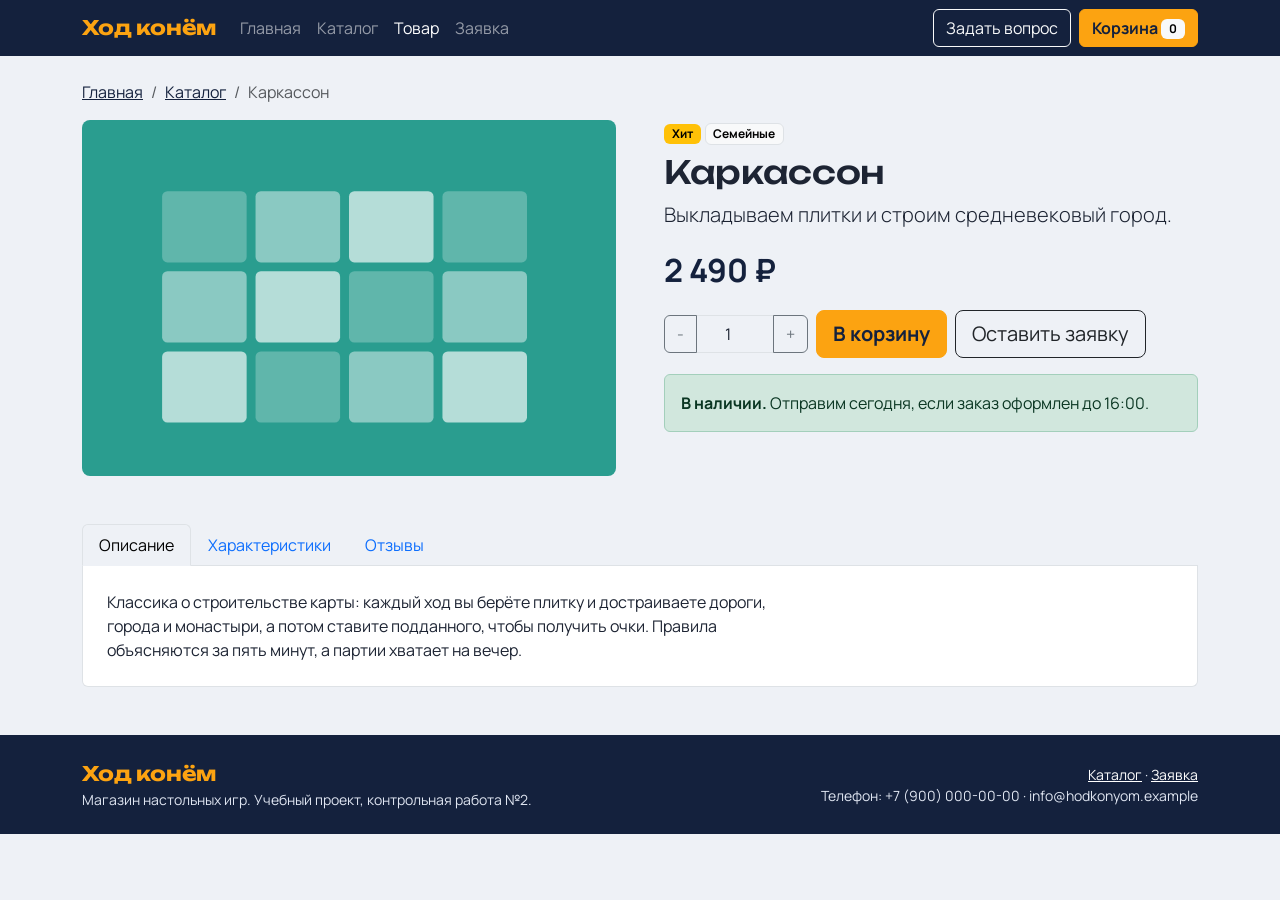
<file: product.html>
<!DOCTYPE html>
<html lang="ru">
<head>
  <meta charset="UTF-8">
  <meta name="viewport" content="width=device-width, initial-scale=1">
  <meta name="description" content="Страница товара: описание, характеристики и отзывы.">
  <title>Товар - Ход конём</title>
  <link rel="preconnect" href="https://fonts.googleapis.com">
  <link rel="preconnect" href="https://fonts.gstatic.com" crossorigin>
  <link href="https://fonts.googleapis.com/css2?family=Manrope:wght@400;500;700&family=Unbounded:wght@500;700&display=swap" rel="stylesheet">
  <!-- Bootstrap CSS (CDN). Если нужен локальный вариант: python use_local.py -->
  <link href="https://cdn.jsdelivr.net/npm/bootstrap@5.3.8/dist/css/bootstrap.min.css" rel="stylesheet">
  <!-- custom.css подключается ПОСЛЕ Bootstrap, чтобы переопределять его стили -->
  <link rel="stylesheet" href="css/custom.css">
</head>
<body>
<header>
  <nav class="navbar navbar-expand-lg navbar-dark bg-brand sticky-top">
    <div class="container">
      <a class="navbar-brand brand-logo" href="index.html">Ход конём</a>
      <button class="navbar-toggler" type="button" data-bs-toggle="collapse" data-bs-target="#mainNav" aria-controls="mainNav" aria-expanded="false" aria-label="Открыть меню">
        <span class="navbar-toggler-icon"></span>
      </button>
      <div class="collapse navbar-collapse" id="mainNav">
        <ul class="navbar-nav me-auto mb-2 mb-lg-0">
        <li class="nav-item"><a class="nav-link" href="index.html">Главная</a></li>
        <li class="nav-item"><a class="nav-link" href="catalog.html">Каталог</a></li>
        <li class="nav-item"><a class="nav-link active" href="product.html" aria-current="page">Товар</a></li>
        <li class="nav-item"><a class="nav-link" href="order.html">Заявка</a></li>
        </ul>
        <div class="d-flex flex-column flex-lg-row gap-2">
          <button type="button" class="btn btn-outline-light" data-bs-toggle="modal" data-bs-target="#askModal">Задать вопрос</button>
          <a class="btn btn-brand" href="order.html">Корзина <span class="badge text-bg-light" id="cartCount">0</span></a>
        </div>
      </div>
    </div>
  </nav>
</header>

<main class="container my-4">
  <nav aria-label="breadcrumb"><ol class="breadcrumb"><li class="breadcrumb-item"><a href="index.html">Главная</a></li><li class="breadcrumb-item"><a href="catalog.html">Каталог</a></li><li class="breadcrumb-item active" aria-current="page" id="bcName">Каркассон</li></ol></nav>
  <div class="row g-4 g-lg-5">
    <div class="col-12 col-md-6">
      <img id="pImg" src="images/p1.svg" class="img-fluid rounded-3 w-100" alt="Коробка игры Каркассон">
    </div>
    <div class="col-12 col-md-6">
      <div class="mb-2" id="pBadges"><span class="badge text-bg-warning me-1">Хит</span><span class="badge text-bg-light border">Семейные</span></div>
      <h1 class="section-title" id="pTitle">Каркассон</h1>
      <p class="lead" id="pShort">Выкладываем плитки и строим средневековый город.</p>
      <div class="price price-lg mb-3" id="pPrice">2 490 ₽</div>

      <div class="row g-2 align-items-center mb-3">
        <div class="col-auto">
          <label for="qty" class="visually-hidden">Количество</label>
          <div class="input-group" style="width:9rem">
            <button class="btn btn-outline-secondary" type="button" id="qMinus" aria-label="Меньше">-</button>
            <input type="number" class="form-control text-center" id="qty" name="qty" value="1" min="1" max="10">
            <button class="btn btn-outline-secondary" type="button" id="qPlus" aria-label="Больше">+</button>
          </div>
        </div>
        <div class="col-auto"><button type="button" class="btn btn-brand btn-lg js-add" id="pAdd" data-id="1" data-title="Каркассон">В корзину</button></div>
        <div class="col-auto"><a class="btn btn-outline-dark btn-lg" id="pOrder" href="order.html?product=1">Оставить заявку</a></div>
      </div>
      <div class="alert alert-success" role="note"><strong>В наличии.</strong> Отправим сегодня, если заказ оформлен до 16:00.</div>
    </div>
  </div>

  <ul class="nav nav-tabs mt-5" id="pTabs" role="tablist">
    <li class="nav-item" role="presentation"><button class="nav-link active" id="t1" data-bs-toggle="tab" data-bs-target="#tab-desc" type="button" role="tab" aria-controls="tab-desc" aria-selected="true">Описание</button></li>
    <li class="nav-item" role="presentation"><button class="nav-link" id="t2" data-bs-toggle="tab" data-bs-target="#tab-spec" type="button" role="tab" aria-controls="tab-spec" aria-selected="false">Характеристики</button></li>
    <li class="nav-item" role="presentation"><button class="nav-link" id="t3" data-bs-toggle="tab" data-bs-target="#tab-rev" type="button" role="tab" aria-controls="tab-rev" aria-selected="false">Отзывы</button></li>
  </ul>
  <div class="tab-content border border-top-0 rounded-bottom p-3 p-md-4 bg-white">
    <div class="tab-pane fade show active" id="tab-desc" role="tabpanel" aria-labelledby="t1" tabindex="0"><p class="mb-0 readable" id="pDesc">Классика о строительстве карты: каждый ход вы берёте плитку и достраиваете дороги, города и монастыри, а потом ставите подданного, чтобы получить очки. Правила объясняются за пять минут, а партии хватает на вечер.</p></div>
    <div class="tab-pane fade" id="tab-spec" role="tabpanel" aria-labelledby="t2" tabindex="0">
      <div class="table-responsive"><table class="table table-striped mb-0"><tbody id="pSpecs">
        <tr><th scope="row">Категория</th><td>Семейные</td></tr>
        <tr><th scope="row">Игроков</th><td>2-5</td></tr>
        <tr><th scope="row">Время партии</th><td>30-45 мин</td></tr>
        <tr><th scope="row">Возраст</th><td>7+</td></tr>
      </tbody></table></div>
    </div>
    <div class="tab-pane fade" id="tab-rev" role="tabpanel" aria-labelledby="t3" tabindex="0">
      <div class="mb-3"><strong>Анна</strong> <span class="badge text-bg-success">Рекомендует</span><p class="mb-0">Купили на семейный вечер, сыграли три партии подряд.</p></div>
      <div><strong>Игорь</strong> <span class="badge text-bg-success">Рекомендует</span><p class="mb-0">Правила понятные, коробка качественная, доставили быстро.</p></div>
    </div>
  </div>
</main>

<footer class="site-footer mt-5 py-4">
  <div class="container">
    <div class="row g-3 align-items-center">
      <div class="col-12 col-md-6">
        <span class="brand-logo">Ход конём</span>
        <p class="mb-0 small">Магазин настольных игр. Учебный проект, контрольная работа №2.</p>
      </div>
      <div class="col-12 col-md-6 text-md-end small">
        <a href="catalog.html">Каталог</a> · <a href="order.html">Заявка</a><br>
        Телефон: +7 (900) 000-00-00 · info@hodkonyom.example
      </div>
    </div>
  </div>
</footer>

<!-- Модальное окно "Задать вопрос" (есть на каждой странице) -->
<div class="modal fade" id="askModal" tabindex="-1" aria-labelledby="askModalLabel" aria-hidden="true">
  <div class="modal-dialog modal-dialog-centered">
    <div class="modal-content">
      <div class="modal-header">
        <h2 class="modal-title fs-5" id="askModalLabel">Задать вопрос продавцу</h2>
        <button type="button" class="btn-close" data-bs-dismiss="modal" aria-label="Закрыть"></button>
      </div>
      <form id="askForm" novalidate>
        <div class="modal-body">
          <div class="alert alert-success d-none" id="askOk" role="alert">Спасибо! Мы ответим в течение рабочего дня.</div>
          <div class="mb-3">
            <label for="askName" class="form-label">Ваше имя</label>
            <input type="text" class="form-control" id="askName" name="name" required>
            <div class="invalid-feedback">Введите имя.</div>
          </div>
          <div class="mb-3">
            <label for="askEmail" class="form-label">E-mail</label>
            <input type="email" class="form-control" id="askEmail" name="email" required>
            <div class="invalid-feedback">Введите корректный e-mail.</div>
          </div>
          <div class="mb-0">
            <label for="askText" class="form-label">Вопрос</label>
            <textarea class="form-control" id="askText" name="question" rows="3" required></textarea>
            <div class="invalid-feedback">Напишите вопрос.</div>
          </div>
        </div>
        <div class="modal-footer">
          <button type="button" class="btn btn-outline-secondary" data-bs-dismiss="modal">Закрыть</button>
          <button type="submit" class="btn btn-brand">Отправить</button>
        </div>
      </form>
    </div>
  </div>
</div>

<!-- Toast: уведомление о добавлении в корзину -->
<div class="toast-container position-fixed bottom-0 end-0 p-3">
  <div id="cartToast" class="toast align-items-center text-bg-dark border-0" role="status" aria-live="polite" aria-atomic="true">
    <div class="d-flex">
      <div class="toast-body" id="cartToastText">Товар добавлен в корзину</div>
      <button type="button" class="btn-close btn-close-white me-2 m-auto" data-bs-dismiss="toast" aria-label="Закрыть"></button>
    </div>
  </div>
</div>
<script src="https://cdn.jsdelivr.net/npm/bootstrap@5.3.8/dist/js/bootstrap.bundle.min.js"></script>
<script src="js/main.js"></script>
<script src="js/products.js"></script>
<script src="js/product.js"></script>
</body>
</html>
</file>
<file: css/custom.css>
/* custom.css подключается после Bootstrap и только донастраивает его */
:root {
  --brand: #14213d;        /* тёмно-синий, как шахматное поле */
  --brand-2: #fca311;      /* жёлтый, как фишка */
  --surface: #eef1f6;
  --bs-body-bg: var(--surface);
  --bs-body-color: #1d2433;
  --bs-body-font-family: "Manrope", system-ui, -apple-system, "Segoe UI", Roboto, sans-serif;
  --bs-link-color-rgb: 20, 33, 61;
  --bs-link-hover-color-rgb: 15, 118, 110;
}
h1, h2, .brand-logo, .hero-title { font-family: "Unbounded", "Trebuchet MS", sans-serif; letter-spacing: -0.01em; }
.bg-brand { background-color: var(--brand); }
.brand-logo { font-weight: 700; color: var(--brand-2) !important; }
.site-footer .brand-logo { font-size: 1.25rem; }

/* собственная кнопка: Bootstrap 5.3 позволяет настраивать кнопки через переменные */
.btn-brand {
  --bs-btn-color: var(--brand);
  --bs-btn-bg: var(--brand-2);
  --bs-btn-border-color: var(--brand-2);
  --bs-btn-hover-color: var(--brand);
  --bs-btn-hover-bg: #ffb740;
  --bs-btn-hover-border-color: #ffb740;
  --bs-btn-active-bg: #e8920a;
  --bs-btn-active-border-color: #e8920a;
  --bs-btn-active-color: var(--brand);
  --bs-btn-focus-shadow-rgb: 252, 163, 17;
  font-weight: 700;
}

/* hero: шахматная клетка из conic-gradient */
.hero {
  color: #fff;
  background:
    conic-gradient(rgba(255,255,255,.05) 25%, transparent 0 50%, rgba(255,255,255,.05) 0 75%, transparent 0) 0 0 / 64px 64px,
    var(--brand);
  padding: 3rem 0;
}
.hero-title { font-size: clamp(1.75rem, 4.5vw, 3rem); line-height: 1.15; margin-bottom: 1rem; }
.section-title { font-size: clamp(1.4rem, 3vw, 2rem); }

/* карусель акций: фон задан градиентами, картинки не нужны */
.promo .carousel-item { min-height: 230px; display: none; }
.promo .carousel-item.active, .promo .carousel-item-next, .promo .carousel-item-prev { display: flex; }
.promo-text { align-self: flex-end; padding: 1.5rem 3.5rem 2.5rem; color: #fff; }
.promo-1 { background: linear-gradient(135deg, #d62839, #7a1522); }
.promo-2 { background: linear-gradient(135deg, #2a9d8f, #17524b); }
.promo-3 { background: linear-gradient(135deg, #7b5ea7, #3d2a5c); }

/* карточки */
.product-card { border: 1px solid #dde2ec; transition: box-shadow .15s ease, transform .15s ease; }
.product-card:hover { box-shadow: 0 .5rem 1.25rem rgba(20,33,61,.15); transform: translateY(-2px); }
.advantage { border-left: 4px solid var(--brand-2); }
.price { font-weight: 700; font-size: 1.25rem; color: var(--brand); }
.price-lg { font-size: 2rem; }
.readable { max-width: 70ch; }

.site-footer { background: var(--brand); color: #dfe5f1; }
.site-footer a { color: #fff; }

/* на узких экранах убираем лишние отступы hero */
@media (max-width: 575.98px) {
  .hero { padding: 2rem 0; }
  .promo-text { padding: 1rem 3rem 2.25rem; }
}
@media (prefers-reduced-motion: reduce) {
  .product-card { transition: none; }
  .product-card:hover { transform: none; }
}

/* заголовки внутри тёмных блоков всегда светлые */
.hero, .site-footer { --bs-heading-color: #fff; }
</file>
